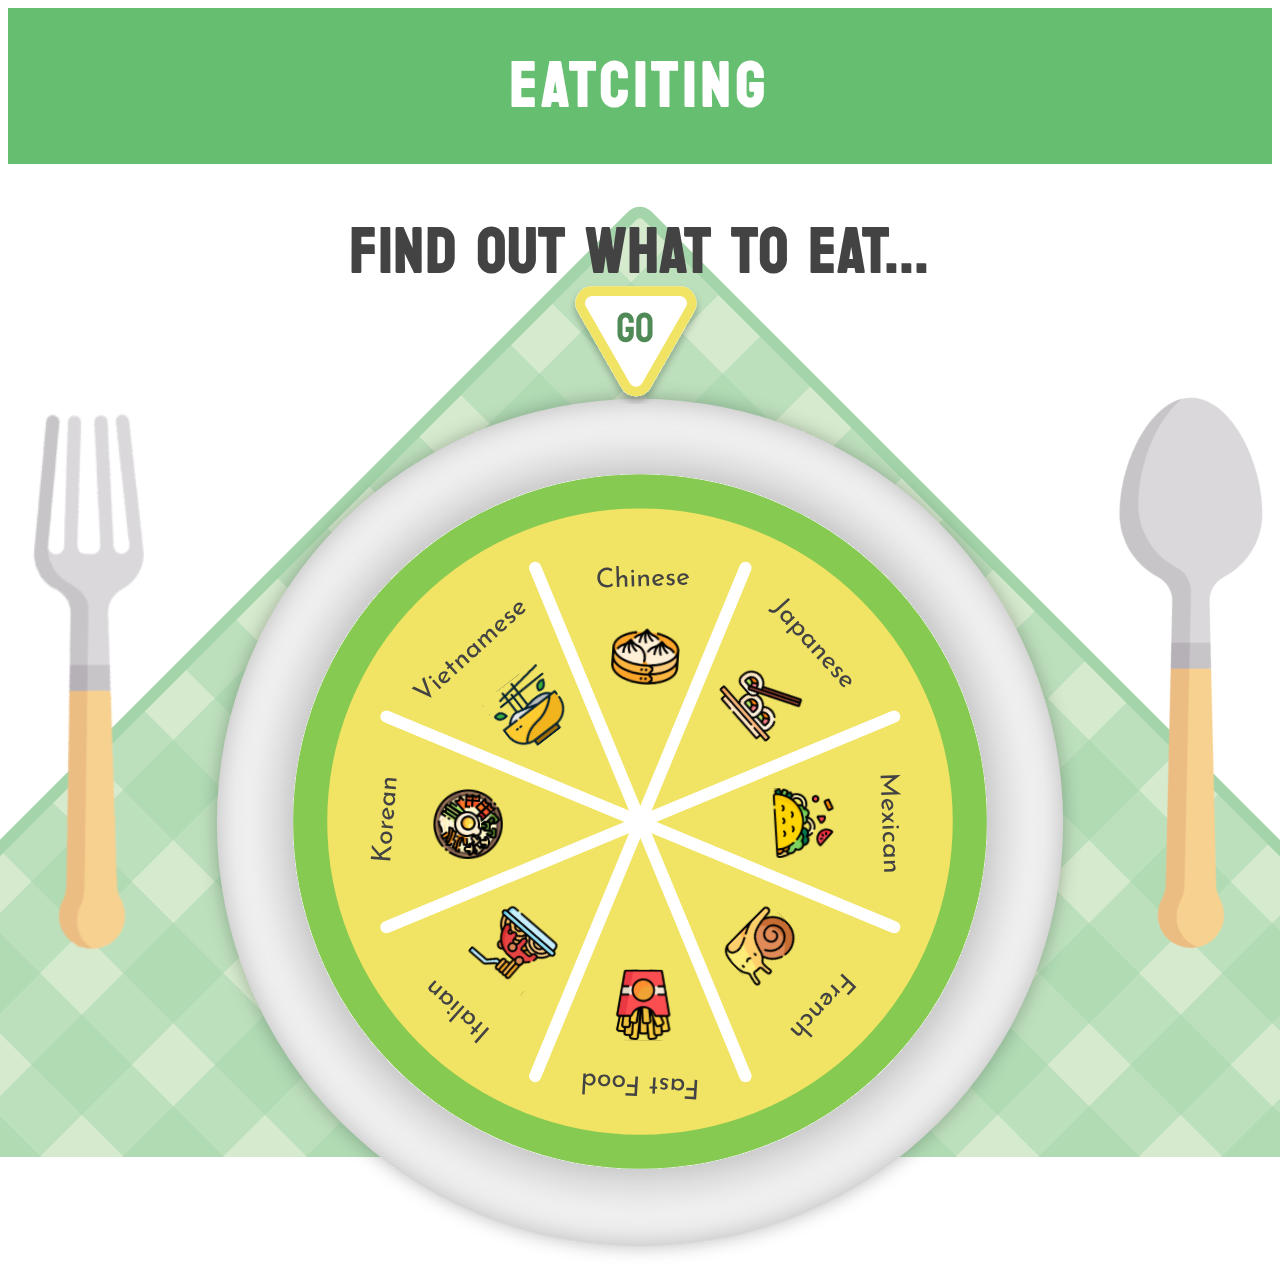
<file: index.html>
<!DOCTYPE html>
<html lang="en">

<head>
	<meta charset="utf-8">
	<meta http-equiv="X-UA-Compatible" content="IE=edge">
	<meta name="viewport" content="width=device-width, initial-scale=1">
	<meta name="description" content="Update your description here" />
	<link rel="preconnect" href="https://fonts.googleapis.com">
	<link rel="preconnect" href="https://fonts.gstatic.com" crossorigin>
	<link href="https://fonts.googleapis.com/css2?family=Koulen&display=swap" rel="stylesheet">
	<link rel="preconnect" href="https://fonts.googleapis.com">
	<link rel="preconnect" href="https://fonts.gstatic.com" crossorigin>
	<link href="https://fonts.googleapis.com/css2?family=Arvo:wght@700&display=swap" rel="stylesheet">
	<title>Eatciting</title>
	<link rel="stylesheet" href="css/style.css">
</head>

<body>
	<section class="header">
		<h1>EATCITING</h1>
	</section>
	<section class="title">
		<h1>FIND OUT WHAT TO EAT...</h1>
	</section>
	<section class="start">
		<button id="spin"></button>
	</section>


	<section class="main">
		<img class="fork" src="images/fork.svg" alt="fork" />
		<img class="wheel" src="images/Wheel.svg" alt="wheel" />
		<img class="spoon" src="images/spoon.svg" alt="spoon" />
		<img class="platehide" src="images/plate.svg" alt="plate" />
		<button class="gifthide"></button>
		<section class="resultshide">
			<button id="order"></button>
			<button id="resetdish">Not this Dish?</button>
			<button id="resetall">Reset All</button>
		</section>
	</section>

	<script src="js/scripts.js"></script>
</body>

</html>
</file>
<file: css/style.css>
@media screen and (375px <=width <768px) {

	body {
		background-image: url(../images/Table.svg);
		background-position: 50% 200px;
		background-size: 280%;
		background-repeat: no-repeat;
	}

	.header {
		padding: 5%;
		background-color: #66BE71;
		font-family: "Koulen";
		color: white;
		margin-right: 0px;
		text-align: center;
		font-size: 1em;
		letter-spacing: 5px;
		margin-top: 0px;
	}

	.title {
		font-family: "Koulen";
		color: #434343;
		text-align: center;
		font-size: 1em;
		margin-top: 30px;
		letter-spacing: 2px;
		grid-column: 1 / span 6;
		grid-row: 2 / span 1;
	}

	h1 {
		border: 0px;
		margin: 0px;
	}

	.start {
		display: flex;
		justify-content: center;
		grid-column: 1 / span 6;
		grid-row: 3 / span 2;
	}

	#spin {
		width: 220px;
		height: 200px;
		background: url(../images/start.svg);
		scale: 60%;
		border: none;
		margin-top: -30px;
		transition-duration: 0.4s;
		z-index: 1;
	}

	#spin:hover {
		transform: scale(1.2);
	}

	.main {
		display: grid;
		grid-template-rows: repeat(3, 1fr);
		grid-template-columns: repeat(9, 1fr);
		justify-content: center;
		margin-top: -150px;
		height: 500px;
	}

	.fork {
		margin-top: 150%;
		width: 60px;
		grid-row: 1/span 3;
		grid-column: 1/span 1;
		z-index: 1;
	}

	.spoon {
		margin-top: 150%;
		width: 60px;
		grid-row: 1/span 3;
		grid-column: 9/span 1;
		z-index: 1;
	}

	/* Spin Wheel*/

	.wheel {
		margin-top: 50px;
		max-width: 100%;
		transition: transform 3s ease-in-out;
		grid-row: 1/ span 3;
		grid-column: 1/span 9;
	}

	.wheelhide {
		display: none;
	}

	/* Blank Plate*/

	.platehide {
		display: none;
	}

	.plate {
		margin-top: 50px;
		width: 100%;
		grid-row: 1/ span 3;
		grid-column: 1/span 9;
	}


	/* Gift Box*/

	.gifthide {
		display: none;
	}

	.gift {
		background: url(../images/gift.svg);
		width: 160px;
		height: 160px;
		scale: 70%;
		border: none;
		transition-duration: 0.4s;
		margin-top: 90%;
		grid-row: 1;
		grid-column: 5/ span 1;
		z-index: 1;
	}

	.gift:active {
		transform: scale(1.2);
	}

	/* Start Button*/

	.start {
		display: flex;
		justify-content: center;
		grid-column: 1 / span 6;
		grid-row: 3 / span 2;
		z-index: 1;
	}

	#spin {
		width: 220px;
		height: 200px;
		background: url(../images/start.svg);
		border: none;
		margin-top: -10px;
		transition-duration: 0.4s;
	}

	#spin:active {
		transform: scale(1.2);
	}

	/*order button*/
	.results {
		display: grid;
		grid-template-columns: repeat(9, 1fr);
		grid-template-rows: repeat(10, 1fr);
		grid-row: 1/ span 3;
		grid-column: 1/span 9;
	}

	.resultshide {
		display: none;
	}

	#order {
		border: #4F8A57 6px solid;
		border-radius: 70px;
		font-family: "Arvo", serif;
		background-color: #66BE71;
		color: white;
		font-size: 1.3em;
		padding: 8px;
		grid-row: 4/span 1;
		grid-column: 3/span 5;
		height: 120%;
	}

	#resetdish {
		border: #F7B60E 3px solid;
		border-radius: 70px;
		font-family: "Koulen";
		margin-top: 20px;
		background-color: #F1E363;
		color: black;
		font-size: 1em;
		height: 50%;
		padding: 5px;
		grid-row: 5/span 2;
		grid-column: 2/span 3;
	}

	#resetall {
		border: #F70E0E 3px solid;
		border-radius: 70px;
		font-family: "Koulen";
		margin-top: 20px;
		background-color: #F17D63;
		color: black;
		height: 50%;
		font-size: 1em;
		padding: 5px;
		grid-row: 5/span 2;
		grid-column: 6/span 3;
	}

	#order:active {
		border: #4F8A57 6px solid;
		border-radius: 70px;
		font-family: "Arvo", serif;
		background-color: #4F8A57;
		color: white;
		font-size: 1.2em;
		padding: 10px;
		grid-row: 4/span 1;
		grid-column: 3/span 5;
		transition-duration: 0.1s;
		height: 120%;
	}

	#resetdish:active {
		border: #F7B60E 3px solid;
		border-radius: 70px;
		font-family: "Koulen";
		margin-top: 20px;
		background-color: #F7B60E;
		color: black;
		font-size: 1em;
		height: 50%;
		padding: 5px;
		grid-row: 5/span 2;
		grid-column: 2/span 3;
		transition-duration: 0.1s;
	}

	#resetall:active {
		border: #F70E0E 3px solid;
		border-radius: 70px;
		font-family: "Koulen";
		margin-top: 20px;
		background-color: #F70E0E;
		color: black;
		height: 50%;
		font-size: 1em;
		padding: 5px;
		grid-row: 5/span 2;
		grid-column: 6/span 3;
		transition-duration: 0.4s;
	}

}



@media screen and (768px <=width <1024px) {

	body {
		background-image: url(../images/Table.svg);
		background-position: 50% 200px;
		background-size: 280%;
		background-repeat: no-repeat;
		display: grid;
		grid-template-columns: repeat(6, 1fr);
		grid-template-rows: repeat(8, 1fr);
		height: 1024px;
	}

	/* Title Bar & Instruction Line */

	.header {
		padding: 5%;
		background-color: #66BE71;
		font-family: "Koulen";
		color: white;
		margin-right: 0px;
		text-align: center;
		font-size: 2em;
		letter-spacing: 5px;
		margin-top: 0px;
		grid-column: 1 / span 6;
		grid-row: 1 / span 1;
	}

	.title {
		font-family: "Koulen";
		color: #434343;
		text-align: center;
		font-size: 2em;
		margin-top: 50px;
		letter-spacing: 2px;
		grid-column: 1 / span 6;
		grid-row: 2 / span 1;
	}

	h1 {
		border: 0px;
		margin: 0px;
	}

	/* Main Part */

	.main {
		display: grid;
		grid-template-rows: repeat(3, 1fr);
		grid-template-columns: repeat(9, 1fr);
		justify-content: center;
		margin-top: 30px;
		grid-column: 1 / span 6;
		grid-row: 2/ span 5;
	}

	/* Main Part  Element*/

	.fork {
		margin-top: 250px;
		max-width: 100%;
		grid-row: 1/span 3;
		grid-column: 1/span 1;
		z-index: 1;
	}

	.spoon {
		margin-top: 250px;
		max-width: 100%;
		grid-row: 1/span 3;
		grid-column: 9/span 1;
		z-index: 1;
	}

	/* Spin Wheel*/

	.wheel {
		margin-top: 150px;
		width: 100%;
		transition: transform 3s ease-in-out;
		grid-row: 1/ span 3;
		grid-column: 1/span 9;
	}

	.wheelhide {
		display: none;
	}

	/* Blank Plate*/

	.platehide {
		display: none;
	}

	.plate {
		margin-top: 150px;
		height: 680px;
		width: 100%;
		grid-row: 1/ span 3;
		grid-column: 1/span 9;
	}

	/* Gift Box*/

	.gifthide {
		display: none;
	}

	.gift {
		background: url(../images/gift.svg);
		width: 160px;
		height: 160px;
		border: none;
		transition-duration: 0.4s;
		grid-row: 3/ span 1;
		grid-column: 5/ span 1;
		z-index: 1;
		align-self: center;
	}

	.gift:active {
		transform: scale(1.2);
	}

	/* Start Button*/

	.start {
		display: flex;
		justify-content: center;
		grid-column: 1 / span 6;
		grid-row: 2 / span 2;
		z-index: 1;
	}

	#spin {
		width: 220px;
		height: 200px;
		scale: 80%;
		background: url(../images/start.svg);
		border: none;
		margin-top: 80px;
		transition-duration: 0.4s;
	}

	#spin:active {
		transform: scale(1.2);
	}


	/*order button*/
	.results {
		display: grid;
		grid-template-columns: repeat(9, 1fr);
		grid-template-rows: repeat(10, 1fr);
		grid-row: 2/ span 2;
		grid-column: 1/span 9;
		align-self: baseline;
	}

	.resultshide {
		display: none;
	}

	#order {
		border: #4F8A57 6px solid;
		border-radius: 70px;
		font-family: "Arvo", serif;
		background-color: #66BE71;
		color: white;
		font-size: 2em;
		padding: 10px;
		grid-row: 3/span 1;
		grid-column: 3/span 5;
	}

	#resetdish {
		border: #F7B60E 6px solid;
		border-radius: 70px;
		font-family: "Koulen";
		margin-top: 20px;
		background-color: #F1E363;
		color: black;
		font-size: 1.5em;
		padding: 10px;
		grid-row: 4/span 1;
		grid-column: 3/span 2;
	}

	#resetall {
		border: #F70E0E 6px solid;
		border-radius: 70px;
		font-family: "Koulen";
		margin-top: 20px;
		background-color: #F17D63;
		color: black;
		font-size: 1.5em;
		padding: 10px;
		grid-row: 4/span 1;
		grid-column: 6/span 2;
	}

	#order:active {
		border: #4F8A57 6px solid;
		border-radius: 70px;
		font-family: "Arvo", serif;
		background-color: #4F8A57;
		color: white;
		font-size: 2em;
		padding: 10px;
		grid-row: 3/span 1;
		grid-column: 3/span 5;
		transition-duration: 0.1s;
	}

	#resetdish:active {
		border: #F7B60E 6px solid;
		border-radius: 70px;
		font-family: "Koulen";
		margin-top: 20px;
		background-color: #F7B60E;
		color: black;
		font-size: 1.5em;
		padding: 10px;
		grid-row: 4/span 1;
		grid-column: 3/span 2;
	}

	#resetall:active {
		border: #F70E0E 6px solid;
		border-radius: 70px;
		font-family: "Koulen";
		margin-top: 20px;
		background-color: #F70E0E;
		color: black;
		font-size: 1.5em;
		padding: 10px;
		grid-row: 4/span 1;
		grid-column: 6/span 2;
	}


}

@media screen and (width >=1024px) {


	body {
		background-image: url(../images/Table.svg);
		background-position: 50% 200px;
		background-size: 150%;
		background-repeat: no-repeat;
		display: grid;
		grid-template-columns: repeat(6, 1fr);
		grid-template-rows: repeat(10, 1fr);
		height: 900px;
	}

	/* Title Bar & Instruction Line */

	.header {
		padding: 20px;
		background-color: #66BE71;
		font-family: "Koulen";
		color: white;
		margin-right: 0px;
		text-align: center;
		font-size: 2em;
		letter-spacing: 5px;
		margin-top: 0px;
		grid-column: 1 / span 6;
		grid-row: 1 / span 1;
	}

	.title {
		font-family: "Koulen";
		color: #434343;
		text-align: center;
		font-size: 2em;
		margin-top: 30px;
		letter-spacing: 2px;
		grid-column: 1 / span 6;
		grid-row: 2 / span 1;
	}

	h1 {
		border: 0px;
		margin: 0px;
	}

	/* Main Part */
	.main {
		display: grid;
		grid-template-rows: 1fr;
		grid-template-columns: 3fr;
		margin-top: 70px;
		grid-column: 1 / span 6;
		grid-row: 3/ span 9;
		justify-content: center;
	}

	/* Main Part  Element*/

	.fork {
		max-width: 100%;
		grid-row: 1;
		grid-column: 1;
	}

	.spoon {
		max-width: 100%;
		grid-row: 1;
		grid-column: 3;
	}

	/* Spin Wheel*/

	.wheel {
		margin-top: -40px;
		max-width: 70%;
		transition: transform 3s ease-in-out;
		grid-row: 1;
		grid-column: 1/ span 3;
		margin: 0 auto;

	}

	.wheelhide {
		display: none;
	}

	/* Blank Plate*/

	.platehide {
		display: none;
	}

	.plate {
		margin-top: -40px;
		max-width: 70%;
		grid-row: 1;
		grid-column: 1/ span 3;
		margin: 0 auto;
	}

	/* Gift Box*/

	.gifthide {
		display: none;
	}

	.gift {
		background: url(../images/gift.svg);
		background-repeat: no-repeat;
		width: 160px;
		height: 160px;
		border: none;
		transition-duration: 0.4s;
		grid-row: 1/ span 3;
		grid-column: 1/ span 3;
		margin: 0 auto;
		z-index: 1;
		align-self: center;
	}

	.gift:hover {
		transform: scale(1.2);
	}

	/* Start Button*/

	.start {
		display: flex;
		justify-content: center;
		grid-column: 1 / span 6;
		grid-row: 2 / span 2;
		z-index: 1;
	}

	#spin {
		scale: 80%;
		width: 220px;
		height: 200px;
		background: url(../images/start.svg);
		border: none;
		margin-top: 60px;
		transition-duration: 0.4s;
	}

	#spin:hover {
		transform: scale(1.2);
	}

	/*order button*/

	.results {
		display: grid;
		grid-template-columns: repeat(9, 1fr);
		grid-template-rows: repeat(10, 1fr);
		grid-row: 1/ span 3;
		grid-column: 1/ span 3;
	}

	.resultshide {
		display: none;
	}

	#order {
		border: #4F8A57 6px solid;
		border-radius: 70px;
		font-family: "Arvo", serif;
		background-color: #66BE71;
		color: white;
		font-size: 1.5em;
		padding: 10px;
		grid-row: 4/span 1;
		grid-column: 3/span 5;
		transition-duration: 0.4s;
	}

	#resetdish {
		border: #F7B60E 6px solid;
		border-radius: 70px;
		font-family: "Koulen";
		margin-top: 20px;
		background-color: #F1E363;
		color: black;
		font-size: 1.2em;
		padding: 10px;
		grid-row: 5/span 1;
		grid-column: 3/span 2;
		transition-duration: 0.4s;
	}

	#resetall {
		border: #F70E0E 6px solid;
		border-radius: 70px;
		font-family: "Koulen";
		margin-top: 20px;
		background-color: #F17D63;
		color: black;
		font-size: 1.2em;
		padding: 10px;
		grid-row: 5/span 1;
		grid-column: 6/span 2;
		transition-duration: 0.4s;
	}

	#order:hover {
		transform: scale(1.2);
	}

	#resetdish:hover {
		transform: scale(1.2);
	}

	#resetall:hover {
		transform: scale(1.2);
	}

}
</file>
